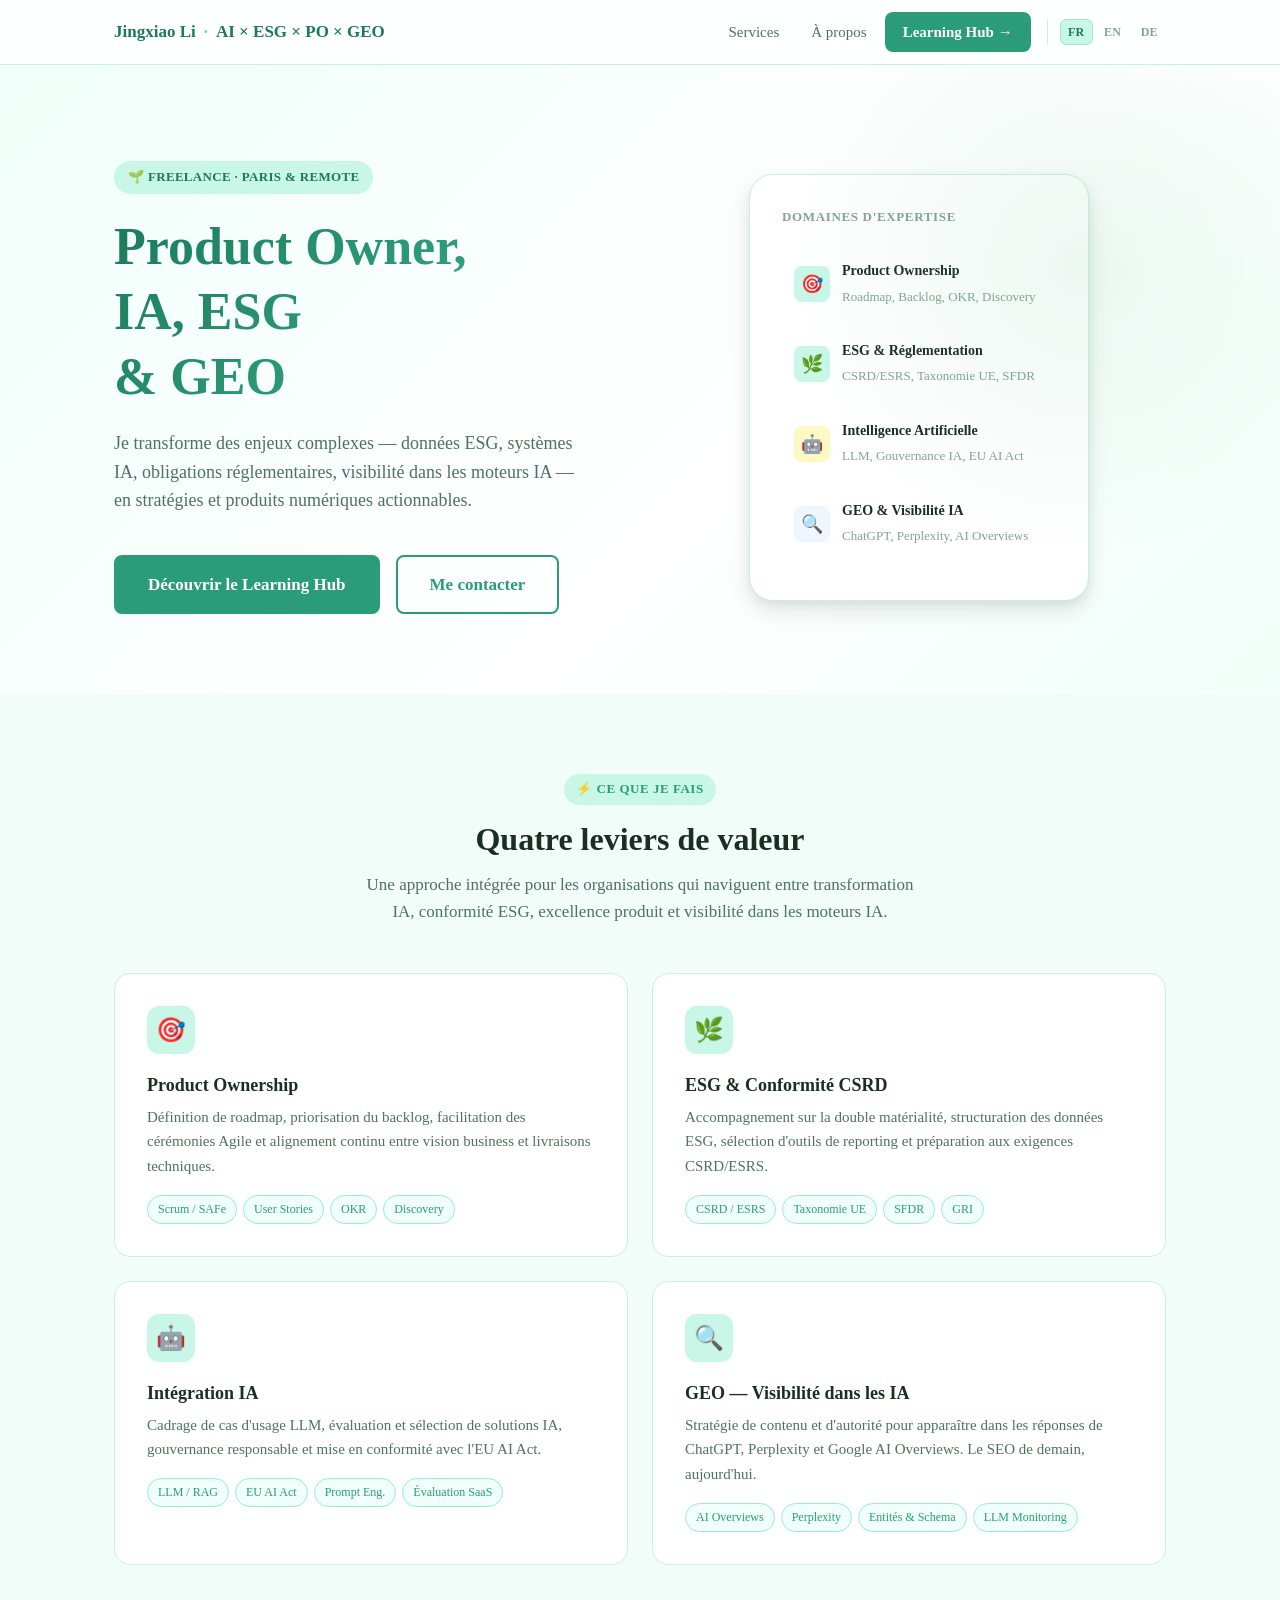
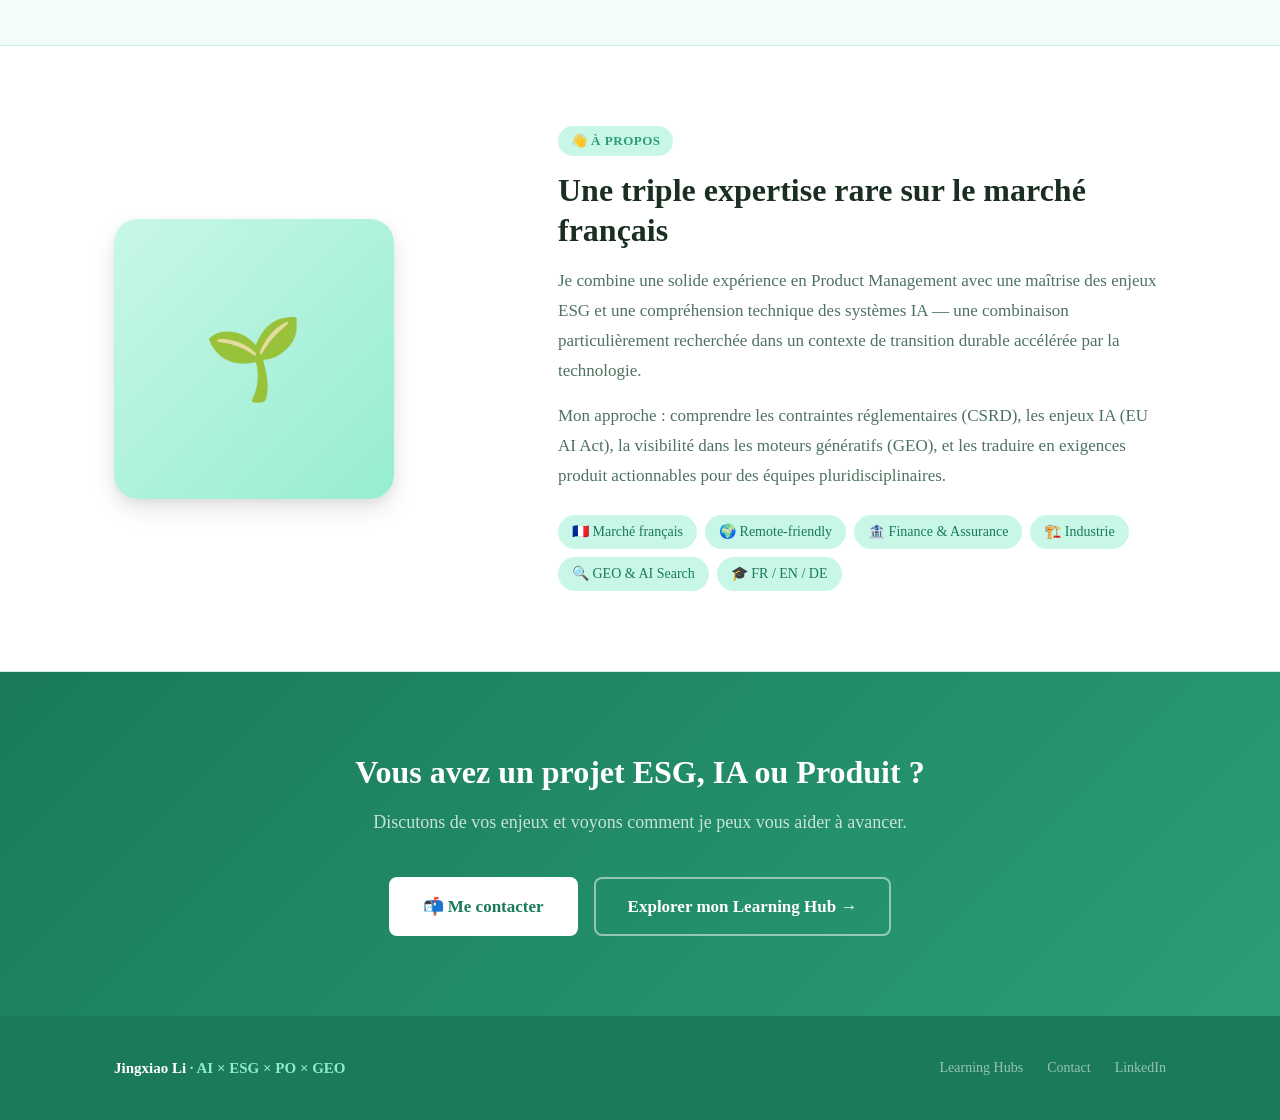
<file: index.html>
<!DOCTYPE html>
<html lang="fr">
<head>
  <meta charset="UTF-8" />
  <meta name="viewport" content="width=device-width, initial-scale=1.0" />
  <title>Jingxiao Li — AI × ESG × PO × GEO Freelance</title>
  <meta name="description" content="Consultante freelance spécialisée à l'intersection de l'Intelligence Artificielle, l'ESG, le Product Management et le GEO." />
  <link rel="stylesheet" href="style.css" />
  <script src="i18n/fr.js"></script>
  <script src="i18n/en.js"></script>
  <script src="i18n/de.js"></script>
</head>
<body>

  <!-- Navigation -->
  <nav class="nav">
    <div class="container nav-inner">
      <a href="index.html" class="nav-logo">
        Jingxiao Li <span>·</span> AI × ESG × PO × GEO
      </a>
      <div class="nav-links">
        <a href="#services" class="nav-link">Services</a>
        <a href="#about"    class="nav-link" data-i18n="nav_about">À propos</a>
        <a href="hub.html"  class="nav-cta"  data-i18n="nav_cta">Learning Hub →</a>
        <div class="lang-switcher">
          <button class="lang-btn" data-lang="fr">FR</button>
          <button class="lang-btn" data-lang="en">EN</button>
          <button class="lang-btn" data-lang="de">DE</button>
        </div>
      </div>
    </div>
  </nav>

  <!-- Hero -->
  <section class="hero">
    <div class="container hero-inner">
      <div class="hero-content">
        <div class="hero-eyebrow" data-i18n="hero_eyebrow">🌱 Freelance · Paris & Remote</div>
        <h1 class="hero-title" data-i18n="hero_title">Product Owner,<br>IA, ESG<br>&amp; GEO</h1>
        <p class="hero-subtitle" data-i18n="hero_subtitle">
          Je transforme des enjeux complexes — données ESG, systèmes IA, obligations réglementaires,
          visibilité dans les moteurs IA — en stratégies et produits numériques actionnables.
        </p>
        <div class="hero-actions">
          <a href="hub.html" class="btn btn-primary btn-lg" data-i18n="hero_cta1">Découvrir le Learning Hub</a>
          <a href="mailto:jingxiao.li@gnomondigital.com" class="btn btn-outline btn-lg" data-i18n="hero_cta2">Me contacter</a>
        </div>
      </div>

      <div class="hero-visual">
        <div class="hero-card">
          <div class="hero-card-title" data-i18n="hero_card_title">Domaines d'expertise</div>
          <div class="hero-stat">
            <div class="hero-stat-icon green">🎯</div>
            <div class="hero-stat-text">
              <strong>Product Ownership</strong>
              <span>Roadmap, Backlog, OKR, Discovery</span>
            </div>
          </div>
          <div class="hero-stat">
            <div class="hero-stat-icon green">🌿</div>
            <div class="hero-stat-text">
              <strong data-i18n="stat2_title">ESG & Réglementation</strong>
              <span data-i18n="stat2_sub">CSRD/ESRS, Taxonomie UE, SFDR</span>
            </div>
          </div>
          <div class="hero-stat">
            <div class="hero-stat-icon amber">🤖</div>
            <div class="hero-stat-text">
              <strong data-i18n="stat3_title">Intelligence Artificielle</strong>
              <span data-i18n="stat3_sub">LLM, Gouvernance IA, EU AI Act</span>
            </div>
          </div>
          <div class="hero-stat">
            <div class="hero-stat-icon blue">🔍</div>
            <div class="hero-stat-text">
              <strong data-i18n="stat4_title">GEO & Visibilité IA</strong>
              <span data-i18n="stat4_sub">ChatGPT, Perplexity, AI Overviews</span>
            </div>
          </div>
        </div>
      </div>
    </div>
  </section>

  <!-- Services -->
  <section class="section" id="services">
    <div class="container">
      <div class="section-header">
        <div class="section-eyebrow" data-i18n="services_eyebrow">⚡ Ce que je fais</div>
        <h2 data-i18n="services_title">Quatre leviers de valeur</h2>
        <p data-i18n="services_desc">Une approche intégrée pour les organisations qui naviguent entre transformation IA, conformité ESG, excellence produit et visibilité dans les moteurs IA.</p>
      </div>

      <div class="services-grid" style="grid-template-columns: repeat(2, 1fr);">
        <div class="service-card">
          <div class="service-icon">🎯</div>
          <h3>Product Ownership</h3>
          <p data-i18n="s1_desc">Définition de roadmap, priorisation du backlog, facilitation des cérémonies Agile et alignement continu entre vision business et livraisons techniques.</p>
          <div class="service-tags">
            <span class="service-tag">Scrum / SAFe</span>
            <span class="service-tag">User Stories</span>
            <span class="service-tag">OKR</span>
            <span class="service-tag">Discovery</span>
          </div>
        </div>

        <div class="service-card">
          <div class="service-icon">🌿</div>
          <h3 data-i18n="s2_title">ESG & Conformité CSRD</h3>
          <p data-i18n="s2_desc">Accompagnement sur la double matérialité, structuration des données ESG, sélection d'outils de reporting et préparation aux exigences CSRD/ESRS.</p>
          <div class="service-tags">
            <span class="service-tag">CSRD / ESRS</span>
            <span class="service-tag">Taxonomie UE</span>
            <span class="service-tag">SFDR</span>
            <span class="service-tag">GRI</span>
          </div>
        </div>

        <div class="service-card">
          <div class="service-icon">🤖</div>
          <h3 data-i18n="s3_title">Intégration IA</h3>
          <p data-i18n="s3_desc">Cadrage de cas d'usage LLM, évaluation et sélection de solutions IA, gouvernance responsable et mise en conformité avec l'EU AI Act.</p>
          <div class="service-tags">
            <span class="service-tag">LLM / RAG</span>
            <span class="service-tag">EU AI Act</span>
            <span class="service-tag">Prompt Eng.</span>
            <span class="service-tag">Évaluation SaaS</span>
          </div>
        </div>

        <div class="service-card">
          <div class="service-icon">🔍</div>
          <h3 data-i18n="s4_title">GEO — Visibilité dans les IA</h3>
          <p data-i18n="s4_desc">Stratégie de contenu et d'autorité pour apparaître dans les réponses de ChatGPT, Perplexity et Google AI Overviews. Le SEO de demain, aujourd'hui.</p>
          <div class="service-tags">
            <span class="service-tag">AI Overviews</span>
            <span class="service-tag">Perplexity</span>
            <span class="service-tag">Entités & Schema</span>
            <span class="service-tag">LLM Monitoring</span>
          </div>
        </div>
      </div>
    </div>
  </section>

  <!-- About -->
  <section class="section" id="about" style="background: #fff; border-top: 1px solid var(--border); border-bottom: 1px solid var(--border);">
    <div class="container">
      <div class="about-inner">
        <div class="about-avatar">🌱</div>
        <div class="about-content">
          <div class="section-eyebrow" style="margin-bottom: .875rem;" data-i18n="about_eyebrow">👋 À propos</div>
          <h2 data-i18n="about_title">Une triple expertise rare sur le marché français</h2>
          <p data-i18n="about_p1">Je combine une solide expérience en Product Management avec une maîtrise des enjeux ESG et une compréhension technique des systèmes IA — une combinaison particulièrement recherchée dans un contexte de transition durable accélérée par la technologie.</p>
          <p data-i18n="about_p2">Mon approche : comprendre les contraintes réglementaires (CSRD), les enjeux IA (EU AI Act), la visibilité dans les moteurs génératifs (GEO), et les traduire en exigences produit actionnables pour des équipes pluridisciplinaires.</p>
          <div class="about-chips">
            <span class="about-chip">🇫🇷 Marché français</span>
            <span class="about-chip">🌍 Remote-friendly</span>
            <span class="about-chip">🏦 Finance & Assurance</span>
            <span class="about-chip">🏗️ Industrie</span>
            <span class="about-chip">🔍 GEO & AI Search</span>
            <span class="about-chip">🎓 FR / EN / DE</span>
          </div>
        </div>
      </div>
    </div>
  </section>

  <!-- CTA Banner -->
  <section class="cta-banner">
    <div class="container">
      <h2 data-i18n="cta_title">Vous avez un projet ESG, IA ou Produit ?</h2>
      <p data-i18n="cta_desc">Discutons de vos enjeux et voyons comment je peux vous aider à avancer.</p>
      <div style="display:flex; gap:1rem; justify-content:center; flex-wrap:wrap;">
        <a href="mailto:jingxiao.li@gnomondigital.com" class="btn btn-white btn-lg" data-i18n="cta_btn1">📬 Me contacter</a>
        <a href="hub.html" class="btn btn-outline btn-lg" style="border-color:rgba(255,255,255,.5);color:#fff;" data-i18n="cta_btn2">Explorer mon Learning Hub →</a>
      </div>
    </div>
  </section>

  <!-- Footer -->
  <footer class="footer">
    <div class="container footer-inner">
      <div class="footer-logo">Jingxiao Li <span>· AI × ESG × PO × GEO</span></div>
      <div class="footer-links">
        <a href="hub.html"   data-i18n="footer_hubs">Learning Hubs</a>
        <a href="mailto:jingxiao.li@gnomondigital.com" data-i18n="footer_contact">Contact</a>
        <a href="https://linkedin.com" target="_blank" rel="noopener">LinkedIn</a>
      </div>
    </div>
  </footer>

  <script src="app.js"></script>
  <script>
    document.addEventListener('DOMContentLoaded', initLangSwitcher);
  </script>
</body>
</html>
</file>
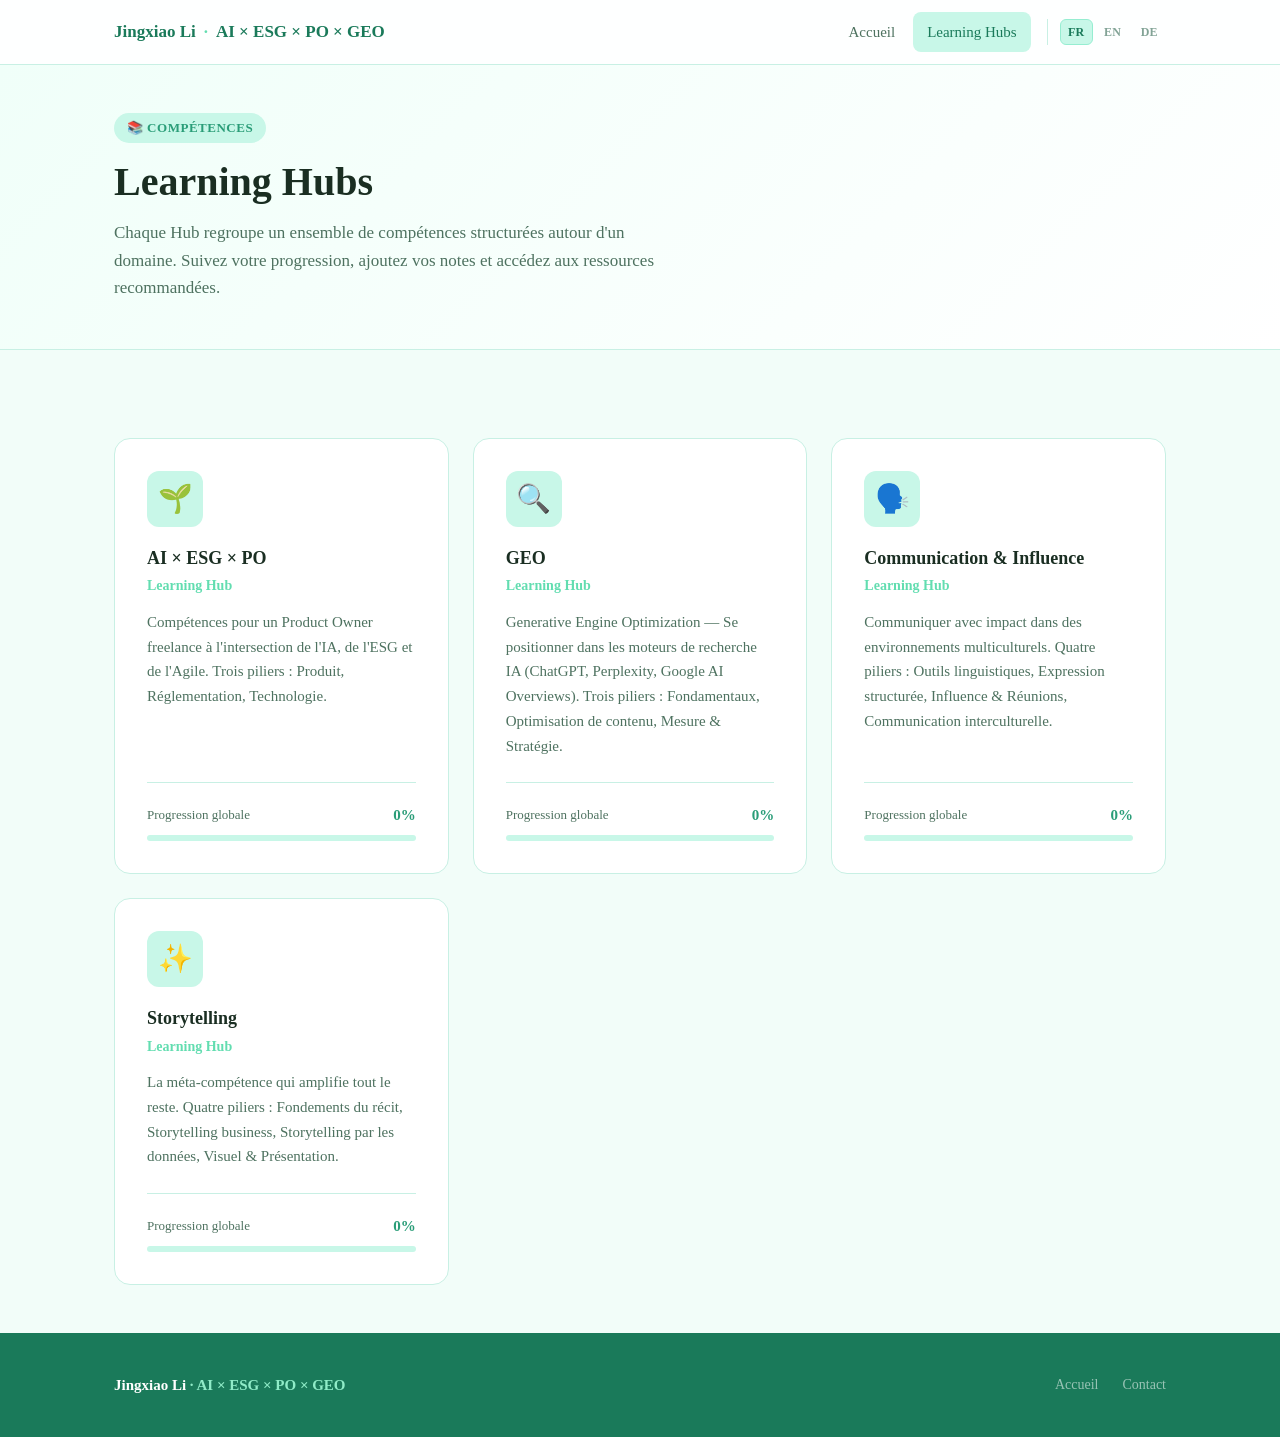
<file: hub-detail.html>
<!DOCTYPE html>
<html lang="fr">
<head>
  <meta charset="UTF-8" />
  <meta name="viewport" content="width=device-width, initial-scale=1.0" />
  <title>Learning Hub — Jingxiao Li</title>
  <link rel="stylesheet" href="style.css" />
  <script src="i18n/fr.js"></script>
  <script src="i18n/en.js"></script>
  <script src="i18n/de.js"></script>
</head>
<body>

  <!-- Navigation -->
  <nav class="nav">
    <div class="container nav-inner">
      <a href="index.html" class="nav-logo">
        Jingxiao Li <span>·</span> AI × ESG × PO × GEO
      </a>
      <div class="nav-links">
        <a href="index.html" class="nav-link" data-i18n="nav_home">Accueil</a>
        <a href="hub.html"   class="nav-link active">Learning Hubs</a>
        <div class="lang-switcher">
          <button class="lang-btn" data-lang="fr">FR</button>
          <button class="lang-btn" data-lang="en">EN</button>
          <button class="lang-btn" data-lang="de">DE</button>
        </div>
      </div>
    </div>
  </nav>

  <!-- Dynamic content -->
  <div id="hub-root">
    <div class="hub-loading section">
      <div class="spinner"></div>
      <p style="color:var(--text-muted)" data-i18n="hub_loading">Chargement du Hub…</p>
    </div>
  </div>

  <!-- Footer -->
  <footer class="footer">
    <div class="container footer-inner">
      <div class="footer-logo">Jingxiao Li <span>· AI × ESG × PO × GEO</span></div>
      <div class="footer-links">
        <a href="index.html" data-i18n="footer_home">Accueil</a>
        <a href="hub.html"   data-i18n="footer_hubs">Hubs</a>
      </div>
    </div>
  </footer>

  <script src="app.js"></script>
  <script>
    const params = new URLSearchParams(window.location.search);
    const HUB_ID = params.get('hub');

    if (!HUB_ID) {
      window.location.replace('hub.html');
    } else {
      loadScript(`data/${HUB_ID}.js`)
        .then(() => {
          if (!window.HUB_DATA || window.HUB_DATA.id !== HUB_ID) throw new Error('Data mismatch');
          document.title = `${loc(window.HUB_DATA.title)} — Jingxiao Li`;
          render(window.HUB_DATA);
          attachEvents();
        })
        .catch(() => {
          document.getElementById('hub-root').innerHTML = `
            <div class="container hub-error section">
              <h2>${t('error_title')}</h2>
              <p>Le hub <strong>${HUB_ID}</strong> ${t('error_desc')}</p>
              <a href="hub.html" class="btn btn-outline" style="margin-top:1.5rem">${t('error_back')}</a>
            </div>`;
        });
    }

    /* ---- Rendering ---- */

    function render(data) {
      const allSkillIds = data.pillars.flatMap(p => p.skills.map(s => s.id));
      const overallPct  = Storage.getHubProgress(data.id, allSkillIds);

      const pillarProgressBars = data.pillars.map((p, i) => {
        const ids  = p.skills.map(s => s.id);
        const prog = Storage.getPillarProgress(data.id, ids);
        const color = PILLAR_COLORS[i] || PILLAR_COLORS[0];
        return `
          <div class="pillar-mini-progress">
            <div class="pillar-mini-label" title="${loc(p.title)}">${p.icon} ${loc(p.title)}</div>
            <div class="pillar-mini-bar">
              <div class="pillar-mini-fill" style="width:${prog.pct}%;background:${color}"></div>
            </div>
            <div class="pillar-mini-pct">${prog.mastered}/${prog.total} ${t('mastered_of')}</div>
          </div>`;
      }).join('');

      const pillarsHTML = data.pillars.map((p, i) => renderPillar(data.id, p, i)).join('');

      document.getElementById('hub-root').innerHTML = `
        <section class="hub-hero">
          <div class="container">
            <a href="hub.html" class="page-back">${t('back_btn')}</a>
            <div class="section-eyebrow" style="margin-bottom:.875rem;">${t('hub_eyebrow')}</div>
            <h1>${loc(data.title)}</h1>
            <p class="hub-hero-subtitle">${loc(data.subtitle)}</p>
            <div class="progress-overview">
              <div class="progress-overview-header">
                <span class="progress-overview-title">${t('progress_title')}</span>
                <span class="progress-overview-pct" id="overall-pct">${overallPct}%</span>
              </div>
              <div class="main-progress-bar">
                <div class="main-progress-fill" id="overall-fill" style="width:${overallPct}%"></div>
              </div>
              <div class="pillar-progress-list" id="pillar-bars">
                ${pillarProgressBars}
              </div>
            </div>
          </div>
        </section>
        <section class="pillars-section">
          <div class="container">
            <div class="pillars-grid" id="pillars-grid">
              ${pillarsHTML}
            </div>
          </div>
        </section>`;
    }

    function renderPillar(hubId, pillar, idx) {
      const skillsHTML = pillar.skills.map(s => renderSkillCard(hubId, s)).join('');
      const ids  = pillar.skills.map(s => s.id);
      const prog = Storage.getPillarProgress(hubId, ids);
      return `
        <div class="pillar-column" data-pillar-id="${pillar.id}">
          <div class="pillar-header">
            <div class="pillar-header-icon">${pillar.icon}</div>
            <div class="pillar-header-text">
              <div class="pillar-title">${loc(pillar.title)}</div>
              <div class="pillar-count">${prog.mastered}/${prog.total} ${t('mastered_of')}</div>
            </div>
          </div>
          <div class="pillar-skills">${skillsHTML}</div>
        </div>`;
    }

    function renderSkillCard(hubId, skill) {
      const status = Storage.getStatus(hubId, skill.id);
      const note   = Storage.getNote(hubId, skill.id);
      const resList = Array.isArray(skill.resources) ? skill.resources : loc(skill.resources);
      const resourcesHTML = (resList || []).map(r =>
        `<li><a href="${r.url}" target="_blank" rel="noopener">${r.title}</a></li>`
      ).join('');
      return `
        <div class="skill-card" data-hub-id="${hubId}" data-skill-id="${skill.id}" data-status="${status}">
          <div class="skill-card-header">
            <div class="skill-header-left">
              <div class="skill-title">${loc(skill.title)}</div>
              <div class="skill-badges">${importanceHTML(skill.importance)}</div>
            </div>
            <div class="skill-header-right">
              <button class="status-btn" title="${t('status_btn_title')}">
                ${statusHTML(status)}
              </button>
              <span class="expand-icon">▼</span>
            </div>
          </div>
          <div class="skill-detail" hidden>
            <p class="skill-description">${loc(skill.description)}</p>
            <div class="skill-resources">
              <h4>${t('resources_title')}</h4>
              <ul>${resourcesHTML}</ul>
            </div>
            <div class="skill-notes">
              <h4>${t('notes_title')}</h4>
              <textarea class="notes-textarea" placeholder="${t('notes_placeholder')}" rows="3">${escapeHTML(note)}</textarea>
            </div>
          </div>
        </div>`;
    }

    /* ---- Events ---- */

    function attachEvents() {
      const root = document.getElementById('hub-root');
      root.addEventListener('click', e => {
        const statusBtn = e.target.closest('.status-btn');
        if (statusBtn) {
          e.stopPropagation();
          cycleStatus(statusBtn.closest('.skill-card'));
          return;
        }
        const header = e.target.closest('.skill-card-header');
        if (header) {
          const card   = header.closest('.skill-card');
          const detail = card.querySelector('.skill-detail');
          detail.hidden = !detail.hidden;
          card.classList.toggle('expanded', !detail.hidden);
        }
      });
      root.addEventListener('input', e => {
        if (!e.target.matches('.notes-textarea')) return;
        const card = e.target.closest('.skill-card');
        Storage.setNote(card.dataset.hubId, card.dataset.skillId, e.target.value);
      });
    }

    function cycleStatus(card) {
      const next = (parseInt(card.dataset.status, 10) + 1) % 3;
      card.dataset.status = next;
      Storage.setStatus(card.dataset.hubId, card.dataset.skillId, next);
      card.querySelector('.status-btn').innerHTML = statusHTML(next);
      refreshProgress(card.dataset.hubId);
    }

    function refreshProgress(hubId) {
      const data = window.HUB_DATA;
      if (!data) return;
      const allSkillIds = data.pillars.flatMap(p => p.skills.map(s => s.id));
      const pct = Storage.getHubProgress(hubId, allSkillIds);
      const pctEl  = document.getElementById('overall-pct');
      const fillEl = document.getElementById('overall-fill');
      if (pctEl)  pctEl.textContent = `${pct}%`;
      if (fillEl) fillEl.style.width = `${pct}%`;

      data.pillars.forEach(p => {
        const col = document.querySelector(`.pillar-column[data-pillar-id="${p.id}"]`);

        if (!col) return;
        const prog = Storage.getPillarProgress(hubId, p.skills.map(s => s.id));
        const countEl = col.querySelector('.pillar-count');
        if (countEl) countEl.textContent = `${prog.mastered}/${prog.total} ${t('mastered_of')}`;
      });

      const barsEl = document.getElementById('pillar-bars');
      if (barsEl) {
        barsEl.querySelectorAll('.pillar-mini-progress').forEach((el, i) => {
          const p = data.pillars[i];
          if (!p) return;
          const prog  = Storage.getPillarProgress(hubId, p.skills.map(s => s.id));
          const fill  = el.querySelector('.pillar-mini-fill');
          const pctEl = el.querySelector('.pillar-mini-pct');
          if (fill)  fill.style.width = `${prog.pct}%`;
          if (pctEl) pctEl.textContent = `${prog.mastered}/${prog.total} ${t('mastered_of')}`;
        });
      }
    }

    function escapeHTML(str) {
      return str.replace(/&/g,'&amp;').replace(/</g,'&lt;').replace(/>/g,'&gt;').replace(/"/g,'&quot;');
    }

    document.addEventListener('DOMContentLoaded', initLangSwitcher);
  </script>
</body>
</html>
</file>
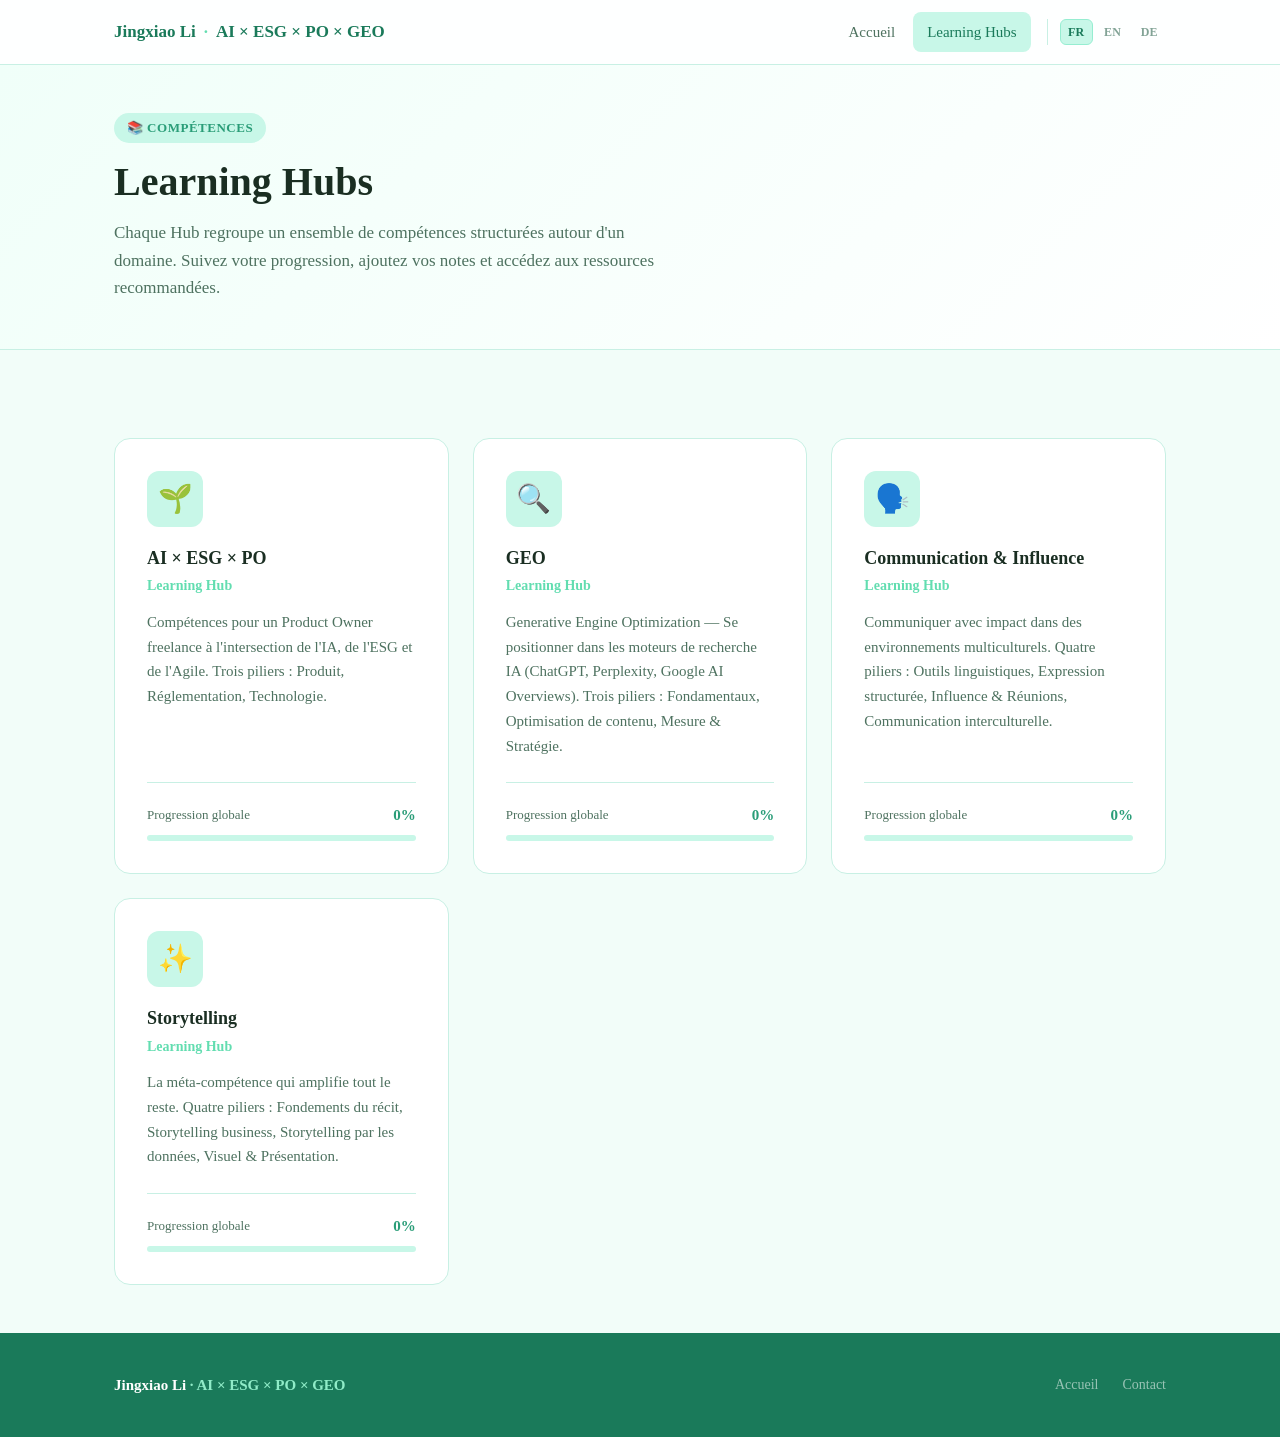
<file: hub.html>
<!DOCTYPE html>
<html lang="fr">
<head>
  <meta charset="UTF-8" />
  <meta name="viewport" content="width=device-width, initial-scale=1.0" />
  <title>Learning Hubs — Jingxiao Li</title>
  <link rel="stylesheet" href="style.css" />
  <script src="i18n/fr.js"></script>
  <script src="i18n/en.js"></script>
  <script src="i18n/de.js"></script>
</head>
<body>

  <!-- Navigation -->
  <nav class="nav">
    <div class="container nav-inner">
      <a href="index.html" class="nav-logo">
        Jingxiao Li <span>·</span> AI × ESG × PO × GEO
      </a>
      <div class="nav-links">
        <a href="index.html" class="nav-link" data-i18n="nav_home">Accueil</a>
        <a href="hub.html"   class="nav-link active">Learning Hubs</a>
        <div class="lang-switcher">
          <button class="lang-btn" data-lang="fr">FR</button>
          <button class="lang-btn" data-lang="en">EN</button>
          <button class="lang-btn" data-lang="de">DE</button>
        </div>
      </div>
    </div>
  </nav>

  <!-- Header -->
  <section class="section-sm" style="background: linear-gradient(135deg, var(--green-50), #fff); border-bottom: 1px solid var(--border);">
    <div class="container">
      <div class="section-eyebrow" style="margin-bottom:.875rem;" data-i18n="hub_page_eyebrow">📚 Compétences</div>
      <h1 style="font-size: clamp(1.75rem, 4vw, 2.5rem); margin-bottom: .75rem;">Learning Hubs</h1>
      <p style="font-size:1.0625rem; max-width:560px;" data-i18n="hub_page_desc">
        Chaque Hub regroupe un ensemble de compétences structurées autour d'un domaine.
        Suivez votre progression, ajoutez vos notes et accédez aux ressources recommandées.
      </p>
    </div>
  </section>

  <!-- Hubs Grid -->
  <section class="section-sm">
    <div class="container">
      <div class="hubs-grid" id="hubs-grid"></div>
    </div>
  </section>

  <!-- Footer -->
  <footer class="footer">
    <div class="container footer-inner">
      <div class="footer-logo">Jingxiao Li <span>· AI × ESG × PO × GEO</span></div>
      <div class="footer-links">
        <a href="index.html" data-i18n="footer_home">Accueil</a>
        <a href="mailto:jingxiao.li@gnomondigital.com" data-i18n="footer_contact">Contact</a>
      </div>
    </div>
  </footer>

  <script src="app.js"></script>
  <script>
    const HUBS_REGISTRY = [
      {
        id: 'esg-ai-po',
        title: 'AI × ESG × PO',
        subtitle: 'Learning Hub',
        descKey: 'hub1_desc',
        icon: '🌱',
        available: true,
        dataFile: 'data/esg-ai-po.js'
      },
      {
        id: 'geo',
        title: 'GEO',
        subtitle: 'Learning Hub',
        descKey: 'hub2_desc',
        icon: '🔍',
        available: true,
        dataFile: 'data/geo.js'
      },
      {
        id: 'communication',
        title: 'Communication & Influence',
        subtitle: 'Learning Hub',
        descKey: 'hub3_desc',
        icon: '🗣️',
        available: true,
        dataFile: 'data/communication.js'
      },
      {
        id: 'storytelling',
        title: 'Storytelling',
        subtitle: 'Learning Hub',
        descKey: 'hub4_desc',
        icon: '✨',
        available: true,
        dataFile: 'data/storytelling.js'
      }
    ];

    async function loadHubProgress(hub) {
      if (!hub.available || !hub.dataFile) return null;
      try {
        await loadScript(hub.dataFile);
        const data = window.HUB_DATA;
        if (!data || data.id !== hub.id) return null;
        const allSkillIds = data.pillars.flatMap(p => p.skills.map(s => s.id));
        return Storage.getHubProgress(hub.id, allSkillIds);
      } catch { return null; }
    }

    function renderHubCard(hub, pct) {
      const desc = t(hub.descKey);
      if (!hub.available) {
        return `
          <div class="hub-card coming-soon">
            <span class="coming-soon-badge">${t('coming_soon_badge')}</span>
            <div class="hub-card-icon">${hub.icon}</div>
            <h3>${hub.title}</h3>
            <div class="hub-card-subtitle">${hub.subtitle}</div>
            <p>${desc}</p>
            <div class="hub-card-footer">
              <span class="hub-progress-label">${t('coming_soon_label')}</span>
            </div>
          </div>`;
      }
      const pctLabel = pct !== null ? `${pct}%` : '–';
      const fillW    = pct !== null ? pct : 0;
      return `
        <a href="hub-detail.html?hub=${hub.id}" class="hub-card">
          <div class="hub-card-icon">${hub.icon}</div>
          <h3>${hub.title}</h3>
          <div class="hub-card-subtitle">${hub.subtitle}</div>
          <p>${desc}</p>
          <div class="hub-card-footer">
            <div style="flex:1">
              <div style="display:flex;justify-content:space-between;align-items:center">
                <span class="hub-progress-label">${t('progress_global')}</span>
                <span class="hub-progress-value">${pctLabel}</span>
              </div>
              <div class="hub-progress-bar" style="margin-top:.5rem">
                <div class="hub-progress-fill" style="width:${fillW}%"></div>
              </div>
            </div>
          </div>
        </a>`;
    }

    async function init() {
      const grid = document.getElementById('hubs-grid');
      grid.innerHTML = `<div class="hub-loading"><div class="spinner"></div><p>${t('loading')}</p></div>`;
      const cards = await Promise.all(
        HUBS_REGISTRY.map(async hub => {
          const pct = await loadHubProgress(hub);
          return renderHubCard(hub, pct);
        })
      );
      grid.innerHTML = cards.join('');
    }

    document.addEventListener('DOMContentLoaded', () => {
      initLangSwitcher();
      init();
    });
  </script>
</body>
</html>
</file>
<file: style.css>
/* === Custom Properties === */
:root {
  --primary:       #2A9D78;
  --primary-dark:  #1A7A5A;
  --primary-light: #3EB98F;
  --accent:        #62DDB0;
  --accent-light:  #90ECC8;
  --green-50:      #F0FFF9;
  --green-100:     #C8F7E8;
  --green-200:     #96EDD1;

  --bg:            #F2FDF9;
  --surface:       #FFFFFF;
  --border:        #C8F0E4;
  --border-hover:  #8ADFC0;

  --text:          #1A2E22;
  --text-muted:    #4E7260;
  --text-subtle:   #82A396;

  /* Status: not started */
  --s0-bg:     #F9FAFB;
  --s0-border: #E5E7EB;
  --s0-text:   #6B7280;
  --s0-dot:    #9CA3AF;

  /* Status: in progress */
  --s1-bg:     #FFFBEB;
  --s1-border: #FCD34D;
  --s1-text:   #92400E;
  --s1-dot:    #F59E0B;

  /* Status: mastered */
  --s2-bg:     #EDFFF8;
  --s2-border: #62DDB0;
  --s2-text:   #0F6B4A;
  --s2-dot:    #2ACA8A;

  --shadow-sm: 0 1px 2px rgba(0,0,0,.05);
  --shadow:    0 2px 6px rgba(0,0,0,.07), 0 1px 3px rgba(0,0,0,.05);
  --shadow-md: 0 4px 12px rgba(0,0,0,.08), 0 2px 5px rgba(0,0,0,.05);
  --shadow-lg: 0 10px 25px rgba(0,0,0,.1), 0 4px 10px rgba(0,0,0,.05);

  --radius-sm: .375rem;
  --radius:    .5rem;
  --radius-md: .75rem;
  --radius-lg: 1rem;
  --radius-xl: 1.5rem;
  --radius-full: 9999px;

  --transition: 150ms ease;
  --transition-md: 250ms ease;

  --font: 'Charis SIL', Georgia, 'Times New Roman', serif;
}

/* === Reset === */
*, *::before, *::after { box-sizing: border-box; margin: 0; padding: 0; }
html { scroll-behavior: smooth; }
body {
  font-family: var(--font);
  background: var(--bg);
  color: var(--text);
  line-height: 1.6;
  font-size: 1rem;
  -webkit-font-smoothing: antialiased;
}
a { color: var(--primary); text-decoration: none; }
a:hover { color: var(--primary-dark); }
img { display: block; max-width: 100%; }
ul { list-style: none; }
button { font-family: var(--font); cursor: pointer; border: none; background: none; }
input, textarea { font-family: var(--font); }

/* === Typography === */
h1, h2, h3, h4 { color: var(--text); font-weight: 700; line-height: 1.25; }
h1 { font-size: clamp(2rem, 5vw, 3.25rem); }
h2 { font-size: clamp(1.5rem, 3vw, 2rem); }
h3 { font-size: 1.125rem; }
h4 { font-size: .9375rem; }
p { color: var(--text-muted); }

/* === Layout === */
.container {
  max-width: 1100px;
  margin: 0 auto;
  padding: 0 1.5rem;
}
.section { padding: 5rem 0; }
.section-sm { padding: 3rem 0; }

/* === Navigation === */
.nav {
  position: sticky;
  top: 0;
  z-index: 100;
  background: rgba(255,255,255,.92);
  backdrop-filter: blur(8px);
  border-bottom: 1px solid var(--border);
}
.nav-inner {
  display: flex;
  align-items: center;
  justify-content: space-between;
  height: 4rem;
}
.nav-logo {
  font-weight: 700;
  font-size: 1.0625rem;
  color: var(--primary-dark);
  display: flex;
  align-items: center;
  gap: .5rem;
}
.nav-logo span { color: var(--accent); }
.nav-links {
  display: flex;
  align-items: center;
  gap: .25rem;
}
.nav-link {
  padding: .5rem .875rem;
  border-radius: var(--radius);
  font-size: .9375rem;
  font-weight: 500;
  color: var(--text-muted);
  transition: all var(--transition);
}
.nav-link:hover { background: var(--green-50); color: var(--primary); }
.nav-link.active { background: var(--green-100); color: var(--primary-dark); }
.lang-switcher {
  display: flex;
  gap: .2rem;
  margin-left: .75rem;
  padding-left: .75rem;
  border-left: 1px solid var(--border);
}
.lang-btn {
  padding: .3rem .45rem;
  border-radius: var(--radius-sm);
  font-size: .75rem;
  font-weight: 700;
  color: var(--text-subtle);
  background: none;
  border: 1px solid transparent;
  cursor: pointer;
  transition: all var(--transition);
  letter-spacing: .02em;
}
.lang-btn:hover { color: var(--primary); background: var(--green-50); }
.lang-btn.active { color: var(--primary-dark); background: var(--green-100); border-color: var(--green-200); }

.nav-cta {
  padding: .5rem 1.125rem;
  border-radius: var(--radius);
  background: var(--primary);
  color: #fff;
  font-size: .9375rem;
  font-weight: 600;
  transition: all var(--transition);
}
.nav-cta:hover { background: var(--primary-dark); color: #fff; transform: translateY(-1px); box-shadow: var(--shadow); }

/* === Buttons === */
.btn {
  display: inline-flex;
  align-items: center;
  gap: .5rem;
  padding: .75rem 1.5rem;
  border-radius: var(--radius);
  font-weight: 600;
  font-size: .9375rem;
  transition: all var(--transition-md);
  cursor: pointer;
}
.btn-primary {
  background: var(--primary);
  color: #fff;
  border: 2px solid var(--primary);
}
.btn-primary:hover {
  background: var(--primary-dark);
  border-color: var(--primary-dark);
  color: #fff;
  transform: translateY(-2px);
  box-shadow: var(--shadow-md);
}
.btn-outline {
  background: transparent;
  color: var(--primary);
  border: 2px solid var(--primary);
}
.btn-outline:hover {
  background: var(--primary);
  color: #fff;
  transform: translateY(-2px);
  box-shadow: var(--shadow-md);
}
.btn-lg { padding: .875rem 2rem; font-size: 1.0625rem; }

/* === Hero === */
.hero {
  padding: 6rem 0 5rem;
  background: linear-gradient(135deg, var(--green-50) 0%, #fff 60%, var(--green-50) 100%);
  position: relative;
  overflow: hidden;
}
.hero::before {
  content: '';
  position: absolute;
  top: -100px;
  right: -100px;
  width: 600px;
  height: 600px;
  background: radial-gradient(circle, rgba(82,183,136,.1) 0%, transparent 70%);
  pointer-events: none;
}
.hero-inner {
  display: grid;
  grid-template-columns: 1fr 1fr;
  gap: 4rem;
  align-items: center;
}
.hero-eyebrow {
  display: inline-flex;
  align-items: center;
  gap: .5rem;
  padding: .375rem .875rem;
  background: var(--green-100);
  color: var(--primary-dark);
  border-radius: var(--radius-full);
  font-size: .8125rem;
  font-weight: 600;
  letter-spacing: .025em;
  text-transform: uppercase;
  margin-bottom: 1.25rem;
}
.hero-title {
  margin-bottom: 1.25rem;
  background: linear-gradient(135deg, var(--primary-dark) 0%, var(--primary-light) 100%);
  -webkit-background-clip: text;
  -webkit-text-fill-color: transparent;
  background-clip: text;
}
.hero-subtitle {
  font-size: 1.125rem;
  color: var(--text-muted);
  margin-bottom: 2.5rem;
  max-width: 480px;
}
.hero-actions { display: flex; gap: 1rem; flex-wrap: wrap; }
.hero-visual {
  display: flex;
  justify-content: center;
}
.hero-card {
  background: var(--surface);
  border-radius: var(--radius-xl);
  padding: 2rem;
  box-shadow: var(--shadow-lg);
  border: 1px solid var(--border);
  max-width: 340px;
  width: 100%;
}
.hero-card-title {
  font-size: .8125rem;
  font-weight: 600;
  color: var(--text-subtle);
  text-transform: uppercase;
  letter-spacing: .05em;
  margin-bottom: 1.25rem;
}
.hero-stat {
  display: flex;
  align-items: center;
  gap: .75rem;
  padding: .75rem;
  border-radius: var(--radius-md);
  margin-bottom: .5rem;
  transition: background var(--transition);
}
.hero-stat:hover { background: var(--green-50); }
.hero-stat-icon {
  width: 2.25rem;
  height: 2.25rem;
  border-radius: var(--radius);
  display: flex;
  align-items: center;
  justify-content: center;
  font-size: 1.125rem;
  flex-shrink: 0;
}
.hero-stat-icon.green { background: var(--green-100); }
.hero-stat-icon.amber { background: #FEF9C3; }
.hero-stat-icon.blue  { background: #EFF6FF; }
.hero-stat-text strong { display: block; font-size: .875rem; color: var(--text); }
.hero-stat-text span  { font-size: .8125rem; color: var(--text-subtle); }

/* === Services Section === */
.services-grid {
  display: grid;
  grid-template-columns: repeat(3, 1fr);
  gap: 1.5rem;
  margin-top: 3rem;
}
.service-card {
  background: var(--surface);
  border: 1px solid var(--border);
  border-radius: var(--radius-lg);
  padding: 2rem;
  transition: all var(--transition-md);
}
.service-card:hover {
  border-color: var(--accent);
  box-shadow: var(--shadow-md);
  transform: translateY(-3px);
}
.service-icon {
  width: 3rem;
  height: 3rem;
  border-radius: var(--radius-md);
  display: flex;
  align-items: center;
  justify-content: center;
  font-size: 1.5rem;
  margin-bottom: 1.25rem;
  background: var(--green-100);
}
.service-card h3 { margin-bottom: .5rem; }
.service-card p { font-size: .9375rem; line-height: 1.65; }
.service-tags { display: flex; gap: .375rem; flex-wrap: wrap; margin-top: 1rem; }
.service-tag {
  padding: .25rem .625rem;
  border-radius: var(--radius-full);
  font-size: .75rem;
  font-weight: 500;
  background: var(--green-50);
  color: var(--primary);
  border: 1px solid var(--green-200);
}

/* === About === */
.about-inner {
  display: grid;
  grid-template-columns: 1fr 1.6fr;
  gap: 4rem;
  align-items: center;
}
.about-avatar {
  aspect-ratio: 1;
  max-width: 280px;
  border-radius: var(--radius-xl);
  background: linear-gradient(135deg, var(--green-100), var(--green-200));
  display: flex;
  align-items: center;
  justify-content: center;
  font-size: 5rem;
  box-shadow: var(--shadow-lg);
}
.about-content h2 { margin-bottom: 1rem; }
.about-content p { margin-bottom: 1rem; font-size: 1.0625rem; line-height: 1.75; }
.about-chips { display: flex; gap: .5rem; flex-wrap: wrap; margin-top: 1.5rem; }
.about-chip {
  padding: .375rem .875rem;
  border-radius: var(--radius-full);
  background: var(--green-100);
  color: var(--primary-dark);
  font-size: .875rem;
  font-weight: 500;
}

/* === CTA Banner === */
.cta-banner {
  background: linear-gradient(135deg, var(--primary-dark), var(--primary));
  color: #fff;
  text-align: center;
  padding: 5rem 0;
}
.cta-banner h2 { color: #fff; margin-bottom: 1rem; }
.cta-banner p  { color: rgba(255,255,255,.75); font-size: 1.125rem; margin-bottom: 2.5rem; }
.btn-white {
  background: #fff;
  color: var(--primary-dark);
  border: 2px solid #fff;
}
.btn-white:hover {
  background: transparent;
  color: #fff;
  border-color: rgba(255,255,255,.6);
  transform: translateY(-2px);
}

/* === Footer === */
.footer {
  background: var(--primary-dark);
  color: rgba(255,255,255,.65);
  padding: 2.5rem 0;
}
.footer-inner {
  display: flex;
  align-items: center;
  justify-content: space-between;
}
.footer-logo {
  font-weight: 700;
  color: #fff;
  font-size: .9375rem;
}
.footer-logo span { color: var(--accent-light); }
.footer-links { display: flex; gap: 1.5rem; }
.footer-links a { color: rgba(255,255,255,.55); font-size: .875rem; transition: color var(--transition); }
.footer-links a:hover { color: #fff; }

/* === Section Headers === */
.section-header { text-align: center; margin-bottom: 3rem; }
.section-eyebrow {
  display: inline-flex;
  align-items: center;
  gap: .5rem;
  padding: .3rem .8rem;
  background: var(--green-100);
  color: var(--primary);
  border-radius: var(--radius-full);
  font-size: .8125rem;
  font-weight: 600;
  text-transform: uppercase;
  letter-spacing: .04em;
  margin-bottom: .875rem;
}
.section-header h2 { margin-bottom: .75rem; }
.section-header p { font-size: 1.0625rem; max-width: 560px; margin: 0 auto; }

/* === Hub Cards (hub.html) === */
.hubs-grid {
  display: grid;
  grid-template-columns: repeat(auto-fill, minmax(320px, 1fr));
  gap: 1.5rem;
  margin-top: 2.5rem;
}
.hub-card {
  background: var(--surface);
  border: 1px solid var(--border);
  border-radius: var(--radius-lg);
  padding: 2rem;
  transition: all var(--transition-md);
  display: flex;
  flex-direction: column;
  text-decoration: none;
  color: inherit;
  position: relative;
  overflow: hidden;
}
.hub-card::before {
  content: '';
  position: absolute;
  top: 0;
  left: 0;
  right: 0;
  height: 3px;
  background: var(--primary);
  transform: scaleX(0);
  transition: transform var(--transition-md);
  transform-origin: left;
}
.hub-card:hover::before { transform: scaleX(1); }
.hub-card:hover {
  border-color: var(--accent);
  box-shadow: var(--shadow-lg);
  transform: translateY(-4px);
}
.hub-card.coming-soon {
  opacity: .65;
  cursor: default;
}
.hub-card.coming-soon:hover {
  transform: none;
  box-shadow: none;
  border-color: var(--border);
}
.hub-card.coming-soon::before { display: none; }
.hub-card-icon {
  width: 3.5rem;
  height: 3.5rem;
  border-radius: var(--radius-md);
  background: var(--green-100);
  display: flex;
  align-items: center;
  justify-content: center;
  font-size: 1.75rem;
  margin-bottom: 1.25rem;
}
.hub-card h3 { font-size: 1.125rem; margin-bottom: .375rem; }
.hub-card-subtitle { font-size: .875rem; color: var(--accent); font-weight: 600; margin-bottom: .75rem; }
.hub-card p { font-size: .9375rem; line-height: 1.65; flex: 1; }
.hub-card-footer {
  display: flex;
  align-items: center;
  justify-content: space-between;
  margin-top: 1.5rem;
  padding-top: 1.25rem;
  border-top: 1px solid var(--border);
}
.hub-progress-label { font-size: .8125rem; color: var(--text-muted); font-weight: 500; }
.hub-progress-value { font-size: .9375rem; font-weight: 700; color: var(--primary); }
.hub-progress-bar {
  height: 6px;
  background: var(--green-100);
  border-radius: var(--radius-full);
  overflow: hidden;
  margin-top: .5rem;
}
.hub-progress-fill {
  height: 100%;
  background: linear-gradient(90deg, var(--primary), var(--accent));
  border-radius: var(--radius-full);
  transition: width .6s ease;
}
.coming-soon-badge {
  position: absolute;
  top: 1rem;
  right: 1rem;
  padding: .25rem .625rem;
  background: #F3F4F6;
  color: #6B7280;
  border-radius: var(--radius-full);
  font-size: .75rem;
  font-weight: 600;
}

/* === Hub Detail Page === */
.page-back {
  display: inline-flex;
  align-items: center;
  gap: .375rem;
  padding: .5rem .875rem;
  border-radius: var(--radius);
  font-size: .875rem;
  font-weight: 500;
  color: var(--text-muted);
  border: 1px solid var(--border);
  background: var(--surface);
  margin-bottom: 2rem;
  transition: all var(--transition);
}
.page-back:hover { border-color: var(--accent); color: var(--primary); background: var(--green-50); }

.hub-hero {
  padding: 3rem 0 2.5rem;
  background: linear-gradient(135deg, var(--green-50) 0%, #fff 100%);
  border-bottom: 1px solid var(--border);
}
.hub-hero-inner { }
.hub-hero h1 { font-size: clamp(1.5rem, 4vw, 2.25rem); margin-bottom: .5rem; }
.hub-hero-subtitle { font-size: 1.0625rem; color: var(--text-muted); margin-bottom: 2rem; }

.progress-overview {
  background: var(--surface);
  border: 1px solid var(--border);
  border-radius: var(--radius-lg);
  padding: 1.5rem;
  margin-bottom: 0;
}
.progress-overview-header {
  display: flex;
  align-items: center;
  justify-content: space-between;
  margin-bottom: .875rem;
}
.progress-overview-title { font-size: .9375rem; font-weight: 600; color: var(--text); }
.progress-overview-pct { font-size: 1.25rem; font-weight: 700; color: var(--primary); }
.main-progress-bar {
  height: 10px;
  background: var(--green-100);
  border-radius: var(--radius-full);
  overflow: hidden;
  margin-bottom: 1.25rem;
}
.main-progress-fill {
  height: 100%;
  background: linear-gradient(90deg, var(--primary), var(--accent-light));
  border-radius: var(--radius-full);
  transition: width .8s ease;
}
.pillar-progress-list {
  display: grid;
  grid-template-columns: repeat(3, 1fr);
  gap: 1rem;
}
.pillar-mini-progress {}
.pillar-mini-label {
  font-size: .8125rem;
  font-weight: 500;
  color: var(--text-muted);
  margin-bottom: .375rem;
  white-space: nowrap;
  overflow: hidden;
  text-overflow: ellipsis;
}
.pillar-mini-bar {
  height: 6px;
  background: var(--green-100);
  border-radius: var(--radius-full);
  overflow: hidden;
  margin-bottom: .25rem;
}
.pillar-mini-fill {
  height: 100%;
  border-radius: var(--radius-full);
  transition: width .6s ease;
}
.pillar-mini-pct { font-size: .75rem; color: var(--text-subtle); font-weight: 600; }

.pillars-section { padding: 2.5rem 0 4rem; }
.pillars-grid {
  display: grid;
  grid-template-columns: repeat(3, 1fr);
  gap: 1.5rem;
  align-items: start;
}

.pillar-column {
  background: var(--surface);
  border: 1px solid var(--border);
  border-radius: var(--radius-lg);
  overflow: hidden;
}
.pillar-header {
  padding: 1.25rem 1.5rem;
  border-bottom: 1px solid var(--border);
  display: flex;
  align-items: center;
  gap: .75rem;
}
.pillar-header-icon {
  width: 2.5rem;
  height: 2.5rem;
  border-radius: var(--radius);
  background: var(--green-100);
  display: flex;
  align-items: center;
  justify-content: center;
  font-size: 1.25rem;
  flex-shrink: 0;
}
.pillar-header-text {}
.pillar-title { font-size: 1rem; font-weight: 700; }
.pillar-count { font-size: .8125rem; color: var(--text-muted); }
.pillar-skills { padding: .75rem; display: flex; flex-direction: column; gap: .5rem; }

/* === Skill Cards === */
.skill-card {
  border: 1.5px solid var(--s0-border);
  border-radius: var(--radius-md);
  background: var(--s0-bg);
  transition: all var(--transition-md);
  overflow: hidden;
}
.skill-card[data-status="1"] { border-color: var(--s1-border); background: var(--s1-bg); }
.skill-card[data-status="2"] { border-color: var(--s2-border); background: var(--s2-bg); }

.skill-card-header {
  display: flex;
  align-items: center;
  justify-content: space-between;
  padding: .875rem 1rem;
  cursor: pointer;
  gap: .75rem;
  user-select: none;
}
.skill-card-header:hover { filter: brightness(.97); }

.skill-header-left { flex: 1; min-width: 0; }
.skill-title { font-size: .9375rem; font-weight: 600; color: var(--text); margin-bottom: .25rem; }
.skill-badges { display: flex; gap: .375rem; align-items: center; flex-wrap: wrap; }

.badge {
  display: inline-flex;
  align-items: center;
  padding: .15rem .5rem;
  border-radius: var(--radius-full);
  font-size: .6875rem;
  font-weight: 600;
  text-transform: uppercase;
  letter-spacing: .03em;
}
.badge-must { background: #FEE2E2; color: #991B1B; }
.badge-bonus { background: #EFF6FF; color: #1D4ED8; }

.skill-header-right {
  display: flex;
  align-items: center;
  gap: .5rem;
  flex-shrink: 0;
}
.status-btn {
  display: inline-flex;
  align-items: center;
  gap: .375rem;
  padding: .3rem .625rem;
  border-radius: var(--radius-full);
  font-size: .75rem;
  font-weight: 600;
  cursor: pointer;
  transition: all var(--transition);
  white-space: nowrap;
  border: 1px solid transparent;
}
.status-btn:hover { filter: brightness(.95); transform: scale(1.03); }

[data-status="0"] .status-btn { background: var(--s0-badge); color: var(--s0-text); border-color: var(--s0-border); }
[data-status="1"] .status-btn { background: #FDE68A; color: var(--s1-text); border-color: var(--s1-border); }
[data-status="2"] .status-btn { background: var(--green-200); color: var(--s2-text); border-color: var(--s2-border); }

.status-dot {
  width: .5rem;
  height: .5rem;
  border-radius: var(--radius-full);
  flex-shrink: 0;
}
[data-status="0"] .status-dot { background: var(--s0-dot); }
[data-status="1"] .status-dot { background: var(--s1-dot); }
[data-status="2"] .status-dot { background: var(--s2-dot); }

.expand-icon {
  color: var(--text-subtle);
  font-size: .75rem;
  transition: transform var(--transition-md);
  flex-shrink: 0;
}
.skill-card.expanded .expand-icon { transform: rotate(180deg); }

/* === Skill Detail === */
.skill-detail {
  padding: 1rem;
  border-top: 1px solid rgba(0,0,0,.06);
}
.skill-detail[hidden] { display: none; }

.skill-description {
  font-size: .9rem;
  color: var(--text-muted);
  line-height: 1.7;
  margin-bottom: 1.125rem;
}

.skill-resources h4 {
  font-size: .8125rem;
  font-weight: 600;
  color: var(--text);
  text-transform: uppercase;
  letter-spacing: .04em;
  margin-bottom: .625rem;
}
.skill-resources ul { display: flex; flex-direction: column; gap: .375rem; margin-bottom: 1.125rem; }
.skill-resources li { display: flex; align-items: flex-start; gap: .375rem; }
.skill-resources li::before {
  content: '→';
  color: var(--accent);
  font-size: .75rem;
  margin-top: .15rem;
  flex-shrink: 0;
}
.skill-resources a {
  font-size: .875rem;
  color: var(--primary);
  text-decoration: underline;
  text-decoration-color: transparent;
  transition: text-decoration-color var(--transition);
  line-height: 1.5;
}
.skill-resources a:hover { text-decoration-color: var(--primary); }

.skill-notes h4 {
  font-size: .8125rem;
  font-weight: 600;
  color: var(--text);
  text-transform: uppercase;
  letter-spacing: .04em;
  margin-bottom: .5rem;
}
.notes-textarea {
  width: 100%;
  min-height: 80px;
  padding: .625rem .75rem;
  border: 1px solid var(--border);
  border-radius: var(--radius);
  font-size: .875rem;
  color: var(--text);
  background: rgba(255,255,255,.7);
  resize: vertical;
  transition: border-color var(--transition);
  line-height: 1.55;
}
.notes-textarea:focus {
  outline: none;
  border-color: var(--accent);
  background: #fff;
}
.notes-textarea::placeholder { color: var(--text-subtle); }

/* === Empty / Error States === */
.hub-error {
  text-align: center;
  padding: 5rem 1rem;
}
.hub-error h2 { margin-bottom: .75rem; }
.hub-loading {
  display: flex;
  flex-direction: column;
  align-items: center;
  justify-content: center;
  min-height: 40vh;
  gap: 1rem;
}
.spinner {
  width: 2.5rem;
  height: 2.5rem;
  border: 3px solid var(--green-200);
  border-top-color: var(--primary);
  border-radius: 50%;
  animation: spin .75s linear infinite;
}
@keyframes spin { to { transform: rotate(360deg); } }

/* === Responsive === */
@media (max-width: 900px) {
  .hero-inner { grid-template-columns: 1fr; }
  .hero-visual { display: none; }
  .services-grid { grid-template-columns: 1fr; }
  .about-inner { grid-template-columns: 1fr; }
  .about-avatar { max-width: 180px; }
  .pillars-grid { grid-template-columns: 1fr; }
  .pillar-progress-list { grid-template-columns: 1fr; gap: .75rem; }
}
@media (max-width: 640px) {
  .section { padding: 3.5rem 0; }
  .hero { padding: 4rem 0 3rem; }
  .hubs-grid { grid-template-columns: 1fr; }
  .footer-inner { flex-direction: column; gap: 1rem; text-align: center; }
  .nav-link { display: none; }
  .hero-actions { flex-direction: column; }
  .hero-actions .btn { width: 100%; justify-content: center; }
}
</file>
